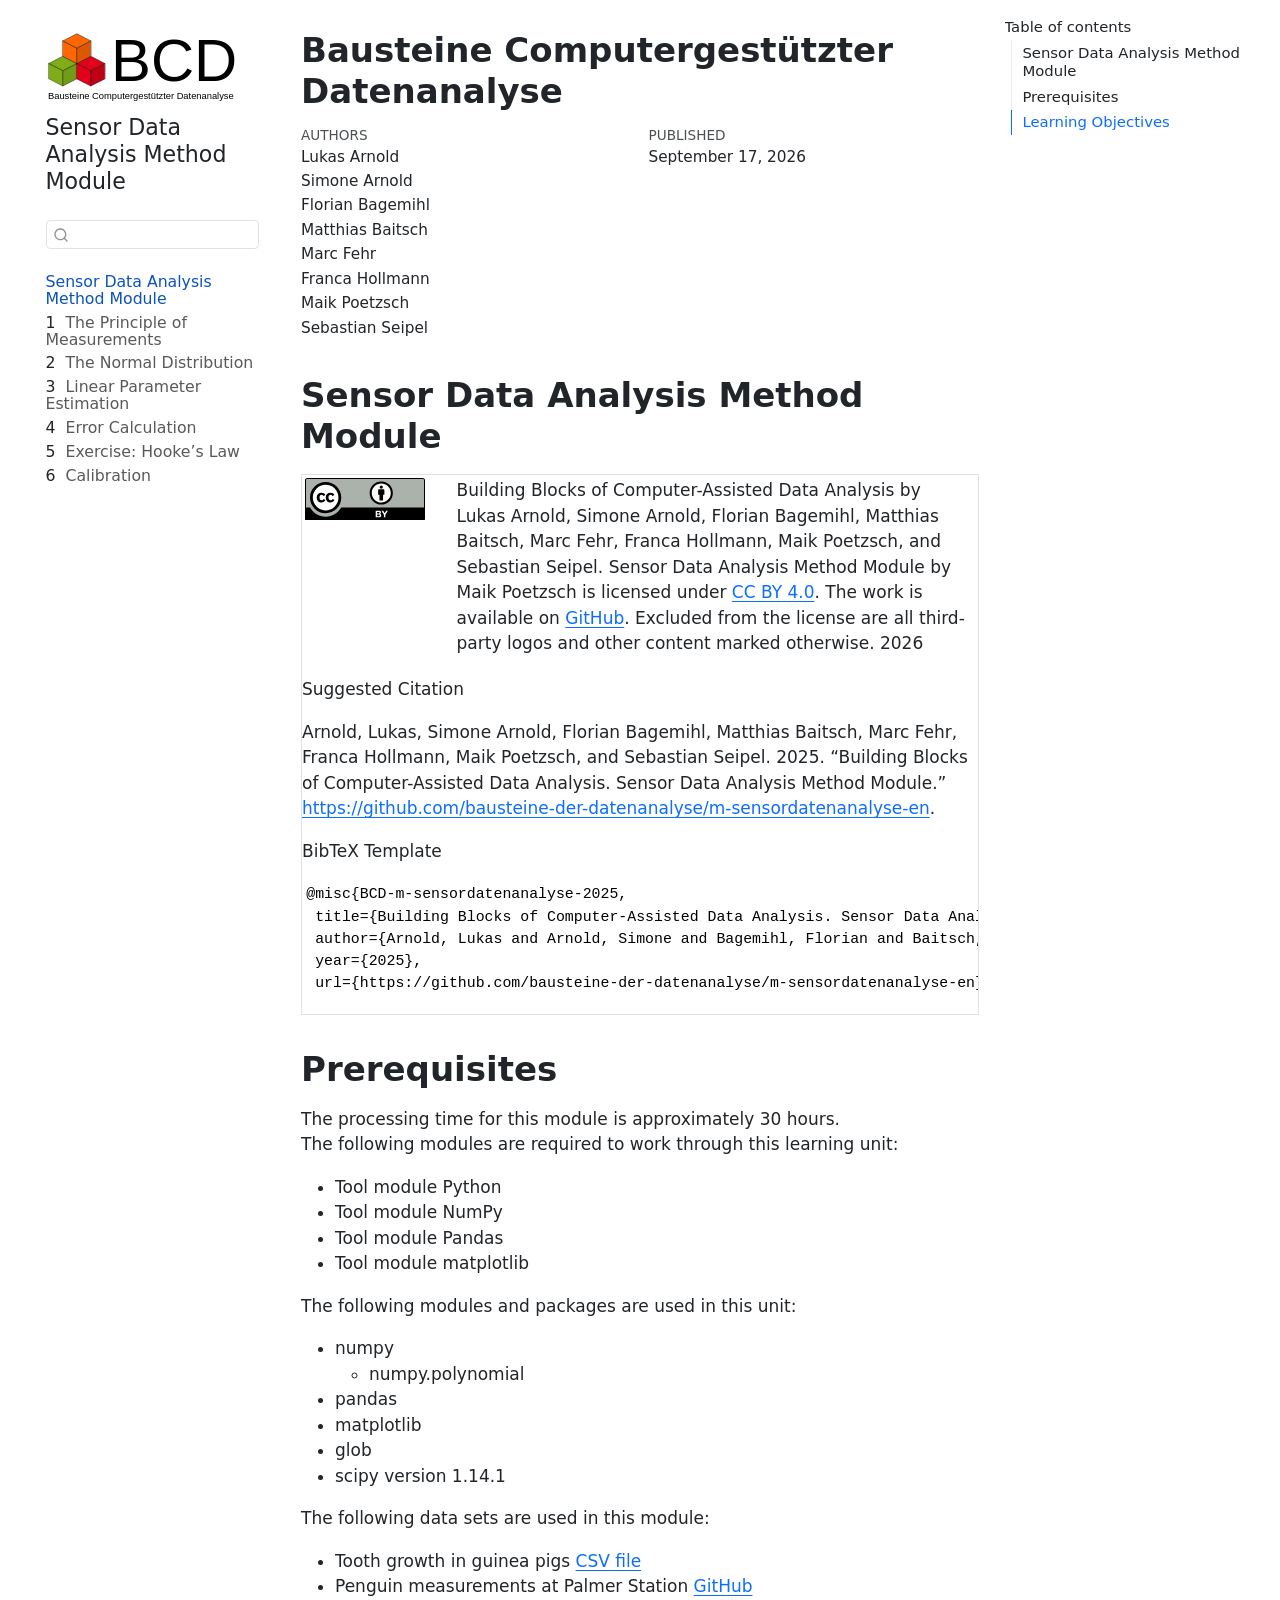
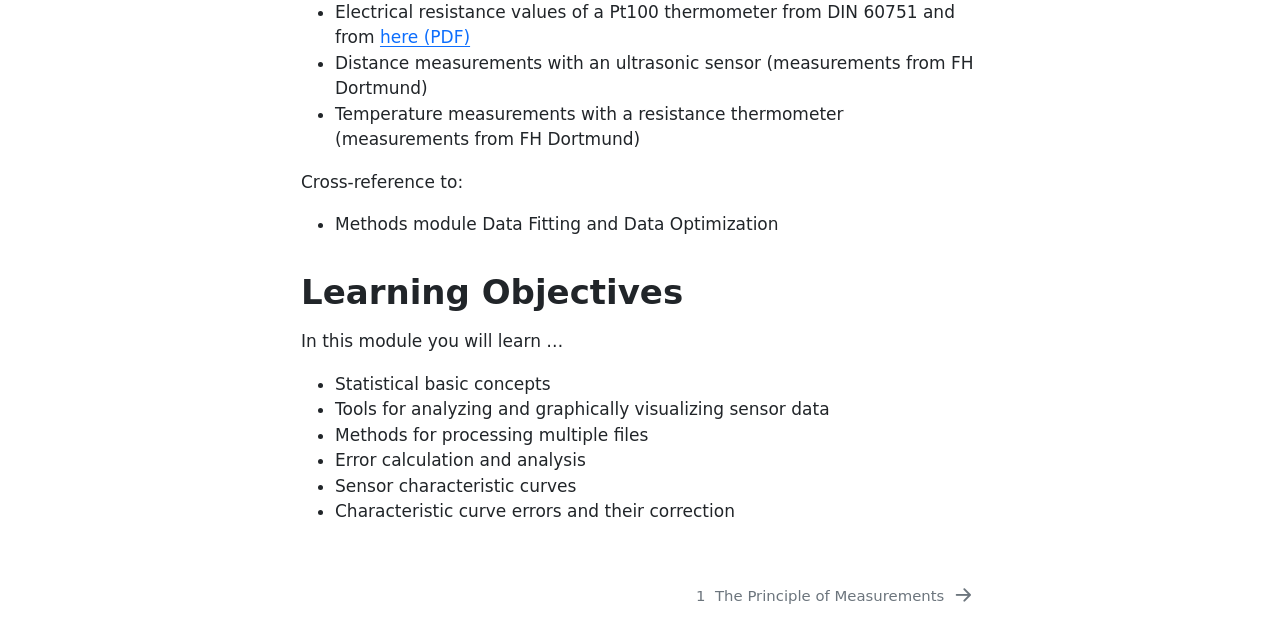
<file: output/book/index.html>
<!DOCTYPE html>
<html xmlns="http://www.w3.org/1999/xhtml" lang="en" xml:lang="en"><head>

<meta charset="utf-8">
<meta name="generator" content="quarto-1.10.18">

<meta name="viewport" content="width=device-width, initial-scale=1.0, user-scalable=yes">

<meta name="author" content="Lukas Arnold">
<meta name="author" content="Simone Arnold">
<meta name="author" content="Florian Bagemihl">
<meta name="author" content="Matthias Baitsch">
<meta name="author" content="Marc Fehr">
<meta name="author" content="Franca Hollmann">
<meta name="author" content="Maik Poetzsch">
<meta name="author" content="Sebastian Seipel">
<meta name="dcterms.date" content="2026-09-17">

<title>Bausteine Computergestützter Datenanalyse</title>
<style>
/* Default styles provided by pandoc.
** See https://pandoc.org/MANUAL.html#variables-for-html for config info.
*/
span.smallcaps{font-variant: small-caps;}
div.columns{display: flex; gap: 1.5em;}
div.column{flex: auto;}
@media screen {
div.columns{gap: min(4vw, 1.5em);}
div.column{overflow-x: auto;}
}
div.hanging-indent{margin-left: 1.5em; text-indent: -1.5em;}
ul.task-list{list-style: none;}
ul.task-list li input[type="checkbox"] {
  width: 0.8em;
  margin: 0 0.8em 0.2em -1em; /* quarto-specific, see https://github.com/quarto-dev/quarto-cli/issues/4556 */ 
  vertical-align: middle;
}
</style>


<script src="site_libs/quarto-nav/quarto-nav.js"></script>
<script src="site_libs/quarto-nav/headroom.min.js"></script>
<script src="site_libs/clipboard/clipboard.min.js"></script>
<script src="site_libs/quarto-search/autocomplete.umd.js"></script>
<script src="site_libs/quarto-search/fuse.min.js"></script>
<script src="site_libs/quarto-search/quarto-search.js"></script>
<meta name="quarto:offset" content="./">
<link href="./skript/einleitung.html" rel="next">
<script src="site_libs/quarto-html/quarto.js" type="module"></script>
<script src="site_libs/quarto-html/tabsets/tabsets.js" type="module"></script>
<script src="site_libs/quarto-html/popper.min.js"></script>
<script src="site_libs/quarto-html/tippy.umd.min.js"></script>
<script src="site_libs/quarto-html/anchor.min.js"></script>
<link href="site_libs/quarto-html/tippy.css" rel="stylesheet">
<link href="site_libs/quarto-html/quarto-syntax-highlighting-64a204ab8560d761af7679ceaba22944.css" rel="stylesheet" id="quarto-text-highlighting-styles">
<script src="site_libs/bootstrap/bootstrap.min.js"></script>
<link href="site_libs/bootstrap/bootstrap-icons.css" rel="stylesheet">
<link href="site_libs/bootstrap/bootstrap-41d1ed59529443dc312b46011c211845.min.css" rel="stylesheet" append-hash="true" id="quarto-bootstrap" data-mode="light">
<script id="quarto-search-options" type="application/json">{
  "location": "sidebar",
  "copy-button": false,
  "collapse-after": 3,
  "panel-placement": "start",
  "type": "textbox",
  "limit": 50,
  "keyboard-shortcut": [
    "f",
    "/",
    "s"
  ],
  "show-item-context": false,
  "language": {
    "search-no-results-text": "No results",
    "search-matching-documents-text": "matching documents",
    "search-copy-link-title": "Copy link to search",
    "search-hide-matches-text": "Hide additional matches",
    "search-more-match-text": "more match in this document",
    "search-more-matches-text": "more matches in this document",
    "search-clear-button-title": "Clear",
    "search-text-placeholder": "",
    "search-detached-cancel-button-title": "Cancel",
    "search-submit-button-title": "Submit",
    "search-label": "Search"
  }
}</script>
<link rel="shortcut icon" href="skript/00-bilder/favicon_bcd_new.svg">
<link rel="icon" type="image/x-icon" href="logo.ico">


</head>

<body class="nav-sidebar floating quarto-light">

<div id="quarto-search-results"></div>
  <header id="quarto-header" class="headroom fixed-top">
  <nav class="quarto-secondary-nav">
    <div class="container-fluid d-flex">
      <button type="button" class="quarto-btn-toggle btn" data-bs-toggle="collapse" role="button" data-bs-target=".quarto-sidebar-collapse-item" aria-controls="quarto-sidebar" aria-expanded="false" aria-label="Toggle sidebar navigation" onclick="if (window.quartoToggleHeadroom) { window.quartoToggleHeadroom(); }">
        <i class="bi bi-layout-text-sidebar-reverse"></i>
      </button>
        <nav class="quarto-page-breadcrumbs" aria-label="breadcrumb"><ol class="breadcrumb"><li class="breadcrumb-item"><a href="./index.html">Sensor Data Analysis Method Module</a></li></ol></nav>
        <a class="flex-grow-1" role="navigation" data-bs-toggle="collapse" data-bs-target=".quarto-sidebar-collapse-item" aria-controls="quarto-sidebar" aria-expanded="false" aria-label="Toggle sidebar navigation" onclick="if (window.quartoToggleHeadroom) { window.quartoToggleHeadroom(); }">      
        </a>
      <button type="button" class="btn quarto-search-button" aria-label="Search" onclick="window.quartoOpenSearch();">
        <i class="bi bi-search"></i>
      </button>
    </div>
  </nav>
</header>
<!-- content -->
<div id="quarto-content" class="quarto-container page-columns page-rows-contents page-layout-article">
<!-- sidebar -->
  <nav id="quarto-sidebar" class="sidebar collapse collapse-horizontal quarto-sidebar-collapse-item sidebar-navigation floating overflow-auto">
    <div class="pt-lg-2 mt-2 text-left sidebar-header sidebar-header-stacked">
      <a href="./index.html" class="sidebar-logo-link">
      <img src="./skript/00-bilder/logo_with_text_new.svg" alt="" class="sidebar-logo light-content py-0 d-lg-inline d-none">
      <img src="./skript/00-bilder/logo_with_text_new.svg" alt="" class="sidebar-logo dark-content py-0 d-lg-inline d-none">
      </a>
    <div class="sidebar-title mb-0 py-0">
      <a href="./">Sensor Data Analysis Method Module</a> 
    </div>
      </div>
        <div class="mt-2 flex-shrink-0 align-items-center">
        <div class="sidebar-search">
        <div id="quarto-search" class="" title="Search"></div>
        </div>
        </div>
    <div class="sidebar-menu-container"> 
    <ul class="list-unstyled mt-1">
        <li class="sidebar-item">
  <div class="sidebar-item-container"> 
  <a href="./index.html" class="sidebar-item-text sidebar-link active">
 <span class="menu-text">Sensor Data Analysis Method Module</span></a>
  </div>
</li>
        <li class="sidebar-item">
  <div class="sidebar-item-container"> 
  <a href="./skript/einleitung.html" class="sidebar-item-text sidebar-link">
 <span class="menu-text"><span class="chapter-number">1</span>&nbsp; <span class="chapter-title">The Principle of Measurements</span></span></a>
  </div>
</li>
        <li class="sidebar-item">
  <div class="sidebar-item-container"> 
  <a href="./skript/normalverteilung.html" class="sidebar-item-text sidebar-link">
 <span class="menu-text"><span class="chapter-number">2</span>&nbsp; <span class="chapter-title">The Normal Distribution</span></span></a>
  </div>
</li>
        <li class="sidebar-item">
  <div class="sidebar-item-container"> 
  <a href="./skript/lineare-parameterschätzung.html" class="sidebar-item-text sidebar-link">
 <span class="menu-text"><span class="chapter-number">3</span>&nbsp; <span class="chapter-title">Linear Parameter Estimation</span></span></a>
  </div>
</li>
        <li class="sidebar-item">
  <div class="sidebar-item-container"> 
  <a href="./skript/fehlerrechnung.html" class="sidebar-item-text sidebar-link">
 <span class="menu-text"><span class="chapter-number">4</span>&nbsp; <span class="chapter-title">Error Calculation</span></span></a>
  </div>
</li>
        <li class="sidebar-item">
  <div class="sidebar-item-container"> 
  <a href="./skript/übung-hooke.html" class="sidebar-item-text sidebar-link">
 <span class="menu-text"><span class="chapter-number">5</span>&nbsp; <span class="chapter-title">Exercise: Hooke’s Law</span></span></a>
  </div>
</li>
        <li class="sidebar-item">
  <div class="sidebar-item-container"> 
  <a href="./skript/kalibrierung.html" class="sidebar-item-text sidebar-link">
 <span class="menu-text"><span class="chapter-number">6</span>&nbsp; <span class="chapter-title">Calibration</span></span></a>
  </div>
</li>
    </ul>
    </div>
</nav>
<div id="quarto-sidebar-glass" class="quarto-sidebar-collapse-item" data-bs-toggle="collapse" data-bs-target=".quarto-sidebar-collapse-item"></div>
<!-- margin-sidebar -->
    <div id="quarto-margin-sidebar" class="sidebar margin-sidebar">
        <nav id="TOC" role="doc-toc" class="toc-active">
    <h2 id="toc-title">Table of contents</h2>
   
  <ul>
  <li><a href="#sensor-data-analysis-method-module" id="toc-sensor-data-analysis-method-module" class="nav-link active" data-scroll-target="#sensor-data-analysis-method-module">Sensor Data Analysis Method Module</a></li>
  <li><a href="#prerequisites" id="toc-prerequisites" class="nav-link" data-scroll-target="#prerequisites">Prerequisites</a></li>
  <li><a href="#learning-objectives" id="toc-learning-objectives" class="nav-link" data-scroll-target="#learning-objectives">Learning Objectives</a></li>
  </ul>
</nav>
    </div>
<!-- main -->
<main class="content" id="quarto-document-content">

<header id="title-block-header" class="quarto-title-block default">
<div class="quarto-title">
<h1 class="title">Bausteine Computergestützter Datenanalyse</h1>
</div>



<div class="quarto-title-meta">

    <div>
    <div class="quarto-title-meta-heading">Authors</div>
    <div class="quarto-title-meta-contents">
             <p>Lukas Arnold </p>
             <p>Simone Arnold </p>
             <p>Florian Bagemihl </p>
             <p>Matthias Baitsch </p>
             <p>Marc Fehr </p>
             <p>Franca Hollmann </p>
             <p>Maik Poetzsch </p>
             <p>Sebastian Seipel </p>
          </div>
  </div>
    
    <div>
    <div class="quarto-title-meta-heading">Published</div>
    <div class="quarto-title-meta-contents">
      <p class="date">September 17, 2026</p>
    </div>
  </div>
  
    
  </div>
  


</header>


<section id="sensor-data-analysis-method-module" class="level1 unnumbered">
<h1 class="unnumbered">Sensor Data Analysis Method Module</h1>
<div id="License" class="border">
<div class="quarto-layout-panel" data-layout="[20, 80]">
<div class="quarto-layout-row">
<div class="quarto-layout-cell" style="flex-basis: 20.0%;justify-content: center;">
<p><img src="skript/00-bilder/CC-BY.svg" class="img-fluid" alt="Symbol of the Creative Commons BY license notice"></p>
</div>
<div class="quarto-layout-cell" style="flex-basis: 80.0%;justify-content: flex-start;">
<p>Building Blocks of Computer-Assisted Data Analysis by Lukas Arnold, Simone Arnold, Florian Bagemihl, Matthias Baitsch, Marc Fehr, Franca Hollmann, Maik Poetzsch, and Sebastian Seipel. Sensor Data Analysis Method Module by Maik Poetzsch is licensed under <a href="https://creativecommons.org/licenses/by/4.0/deed.en">CC BY 4.0</a>. The work is available on <a href="https://github.com/bausteine-der-datenanalyse/m-sensordatenanalyse-en">GitHub</a>. Excluded from the license are all third-party logos and other content marked otherwise. 2026</p>
</div>
</div>
</div>
<p>Suggested Citation</p>
<p>Arnold, Lukas, Simone Arnold, Florian Bagemihl, Matthias Baitsch, Marc Fehr, Franca Hollmann, Maik Poetzsch, and Sebastian Seipel. 2025. “Building Blocks of Computer-Assisted Data Analysis. Sensor Data Analysis Method Module.” <a href="https://github.com/bausteine-der-datenanalyse/m-sensordatenanalyse-en" class="uri">https://github.com/bausteine-der-datenanalyse/m-sensordatenanalyse-en</a>.</p>
<p>BibTeX Template</p>
<pre><code>@misc{BCD-m-sensordatenanalyse-2025,
 title={Building Blocks of Computer-Assisted Data Analysis. Sensor Data Analysis Method Module},
 author={Arnold, Lukas and Arnold, Simone and Bagemihl, Florian and Baitsch, Matthias and Fehr, Marc and Hollmann, Franca and Poetzsch, Maik and Seipel, Sebastian},
 year={2025},
 url={https://github.com/bausteine-der-datenanalyse/m-sensordatenanalyse-en}}</code></pre>
</div>
</section>
<section id="prerequisites" class="level1">
<h1>Prerequisites</h1>
<p>The processing time for this module is approximately 30 hours.<br>
The following modules are required to work through this learning unit:</p>
<ul>
<li>Tool module Python</li>
<li>Tool module NumPy</li>
<li>Tool module Pandas</li>
<li>Tool module matplotlib</li>
</ul>
<p>The following modules and packages are used in this unit:</p>
<ul>
<li>numpy
<ul>
<li>numpy.polynomial</li>
</ul></li>
<li>pandas</li>
<li>matplotlib</li>
<li>glob</li>
<li>scipy version 1.14.1</li>
</ul>
<p>The following data sets are used in this module:</p>
<ul>
<li>Tooth growth in guinea pigs <a href="https://github.com/vincentarelbundock/Rdatasets/blob/master/csv/datasets/ToothGrowth.csv">CSV file</a></li>
<li>Penguin measurements at Palmer Station <a href="https://github.com/allisonhorst/palmerpenguins?tab=readme-ov-file#meet-the-palmer-penguins">GitHub</a></li>
<li>Electrical resistance values of a Pt100 thermometer from DIN 60751 and from <a href="https://s8b8d6a7.delivery.rocketcdn.me/wp-content/uploads/2022/08/Pt100-Tabelle-Screen.pdf">here (PDF)</a></li>
<li>Distance measurements with an ultrasonic sensor (measurements from FH Dortmund)</li>
<li>Temperature measurements with a resistance thermometer (measurements from FH Dortmund)</li>
</ul>
<p>Cross-reference to:</p>
<ul>
<li>Methods module Data Fitting and Data Optimization</li>
</ul>
</section>
<section id="learning-objectives" class="level1">
<h1>Learning Objectives</h1>
<p>In this module you will learn …</p>
<ul>
<li>Statistical basic concepts</li>
<li>Tools for analyzing and graphically visualizing sensor data</li>
<li>Methods for processing multiple files</li>
<li>Error calculation and analysis</li>
<li>Sensor characteristic curves</li>
<li>Characteristic curve errors and their correction</li>
</ul>


</section>

</main> <!-- /main -->
<script id="quarto-html-after-body" type="application/javascript">
  window.document.addEventListener("DOMContentLoaded", function (event) {
    const icon = "";
    const anchorJS = new window.AnchorJS();
    anchorJS.options = {
      placement: 'right',
      icon: icon
    };
    anchorJS.add('.anchored');
    const isCodeAnnotation = (el) => {
      for (const clz of el.classList) {
        if (clz.startsWith('code-annotation-')) {                     
          return true;
        }
      }
      return false;
    }
    const onCopySuccess = function(e) {
      // button target
      const button = e.trigger;
      // don't keep focus
      button.blur();
      // flash "checked"
      button.classList.add('code-copy-button-checked');
      var currentTitle = button.getAttribute("title");
      button.setAttribute("title", "Copied!");
      let tooltip;
      if (window.bootstrap) {
        button.setAttribute("data-bs-toggle", "tooltip");
        button.setAttribute("data-bs-placement", "left");
        button.setAttribute("data-bs-title", "Copied!");
        tooltip = new bootstrap.Tooltip(button, 
          { trigger: "manual", 
            customClass: "code-copy-button-tooltip",
            offset: [0, -8]});
        tooltip.show();    
      }
      setTimeout(function() {
        if (tooltip) {
          tooltip.hide();
          button.removeAttribute("data-bs-title");
          button.removeAttribute("data-bs-toggle");
          button.removeAttribute("data-bs-placement");
        }
        button.setAttribute("title", currentTitle);
        button.classList.remove('code-copy-button-checked');
      }, 1000);
      // clear code selection
      e.clearSelection();
    }
    const getTextToCopy = function(trigger) {
      const outerScaffold = trigger.parentElement.cloneNode(true);
      const codeEl = outerScaffold.querySelector('code');
      for (const childEl of codeEl.children) {
        if (isCodeAnnotation(childEl)) {
          childEl.remove();
        }
      }
      return codeEl.innerText;
    }
    const clipboard = new window.ClipboardJS('.code-copy-button:not([data-in-quarto-modal])', {
      text: getTextToCopy
    });
    clipboard.on('success', onCopySuccess);
    if (window.document.getElementById('quarto-embedded-source-code-modal')) {
      const clipboardModal = new window.ClipboardJS('.code-copy-button[data-in-quarto-modal]', {
        text: getTextToCopy,
        container: window.document.getElementById('quarto-embedded-source-code-modal')
      });
      clipboardModal.on('success', onCopySuccess);
    }
      var localhostRegex = new RegExp(/^(?:http|https):\/\/localhost\:?[0-9]*\//);
      var mailtoRegex = new RegExp(/^mailto:/);
        var filterRegex = new RegExp('/' + window.location.host + '/');
      var isInternal = (href) => {
          return filterRegex.test(href) || localhostRegex.test(href) || mailtoRegex.test(href);
      }
      // Inspect non-navigation links and adorn them if external
     var links = window.document.querySelectorAll('a[href]:not(.nav-link):not(.navbar-brand):not(.toc-action):not(.sidebar-link):not(.sidebar-item-toggle):not(.pagination-link):not(.no-external):not([aria-hidden]):not(.dropdown-item):not(.quarto-navigation-tool):not(.about-link)');
      for (var i=0; i<links.length; i++) {
        const link = links[i];
        if (!isInternal(link.href)) {
          // undo the damage that might have been done by quarto-nav.js in the case of
          // links that we want to consider external
          if (link.dataset.originalHref !== undefined) {
            link.href = link.dataset.originalHref;
          }
        }
      }
    function tippyHover(el, contentFn, onTriggerFn, onUntriggerFn) {
      const config = {
        allowHTML: true,
        maxWidth: 500,
        delay: 100,
        arrow: false,
        appendTo: function(el) {
            return el.parentElement;
        },
        interactive: true,
        interactiveBorder: 10,
        theme: 'quarto',
        placement: 'bottom-start',
      };
      if (contentFn) {
        config.content = contentFn;
      }
      if (onTriggerFn) {
        config.onTrigger = onTriggerFn;
      }
      if (onUntriggerFn) {
        config.onUntrigger = onUntriggerFn;
      }
      window.tippy(el, config); 
    }
    const noterefs = window.document.querySelectorAll('a[role="doc-noteref"]');
    for (var i=0; i<noterefs.length; i++) {
      const ref = noterefs[i];
      tippyHover(ref, function() {
        // use id or data attribute instead here
        let href = ref.getAttribute('data-footnote-href') || ref.getAttribute('href');
        try { href = new URL(href).hash; } catch {}
        const id = href.replace(/^#\/?/, "");
        const note = window.document.getElementById(id);
        if (note) {
          return note.innerHTML;
        } else {
          return "";
        }
      });
    }
    const xrefs = window.document.querySelectorAll('a.quarto-xref');
    const processXRef = (id, note) => {
      // Strip column container classes
      const stripColumnClz = (el) => {
        el.classList.remove("page-full", "page-columns");
        if (el.children) {
          for (const child of el.children) {
            stripColumnClz(child);
          }
        }
      }
      stripColumnClz(note)
      if (id === null || id.startsWith('sec-')) {
        // Special case sections, only their first couple elements
        const container = document.createElement("div");
        if (note.children && note.children.length > 2) {
          container.appendChild(note.children[0].cloneNode(true));
          for (let i = 1; i < note.children.length; i++) {
            const child = note.children[i];
            if (child.tagName === "P" && child.innerText === "") {
              continue;
            } else {
              container.appendChild(child.cloneNode(true));
              break;
            }
          }
          if (window.Quarto?.typesetMath) {
            window.Quarto.typesetMath(container);
          }
          return container.innerHTML
        } else {
          if (window.Quarto?.typesetMath) {
            window.Quarto.typesetMath(note);
          }
          return note.innerHTML;
        }
      } else {
        // Remove any anchor links if they are present
        const anchorLink = note.querySelector('a.anchorjs-link');
        if (anchorLink) {
          anchorLink.remove();
        }
        if (window.Quarto?.typesetMath) {
          window.Quarto.typesetMath(note);
        }
        if (note.classList.contains("callout")) {
          return note.outerHTML;
        } else {
          return note.innerHTML;
        }
      }
    }
    for (var i=0; i<xrefs.length; i++) {
      const xref = xrefs[i];
      tippyHover(xref, undefined, function(instance) {
        instance.disable();
        let url = xref.getAttribute('href');
        let hash = undefined; 
        if (url.startsWith('#')) {
          hash = url;
        } else {
          try { hash = new URL(url).hash; } catch {}
        }
        if (hash) {
          const id = hash.replace(/^#\/?/, "");
          const note = window.document.getElementById(id);
          if (note !== null) {
            try {
              const html = processXRef(id, note.cloneNode(true));
              instance.setContent(html);
            } finally {
              instance.enable();
              instance.show();
            }
          } else {
            // See if we can fetch this
            fetch(url.split('#')[0])
            .then(res => res.text())
            .then(html => {
              const parser = new DOMParser();
              const htmlDoc = parser.parseFromString(html, "text/html");
              const note = htmlDoc.getElementById(id);
              if (note !== null) {
                const html = processXRef(id, note);
                instance.setContent(html);
              } 
            }).finally(() => {
              instance.enable();
              instance.show();
            });
          }
        } else {
          // See if we can fetch a full url (with no hash to target)
          // This is a special case and we should probably do some content thinning / targeting
          fetch(url)
          .then(res => res.text())
          .then(html => {
            const parser = new DOMParser();
            const htmlDoc = parser.parseFromString(html, "text/html");
            const note = htmlDoc.querySelector('main.content');
            if (note !== null) {
              // This should only happen for chapter cross references
              // (since there is no id in the URL)
              // remove the first header
              if (note.children.length > 0 && note.children[0].tagName === "HEADER") {
                note.children[0].remove();
              }
              const html = processXRef(null, note);
              instance.setContent(html);
            } 
          }).finally(() => {
            instance.enable();
            instance.show();
          });
        }
      }, function(instance) {
      });
    }
        let selectedAnnoteEl;
        const selectorForAnnotation = ( cell, annotation) => {
          let cellAttr = 'data-code-cell="' + cell + '"';
          let lineAttr = 'data-code-annotation="' +  annotation + '"';
          const selector = 'span[' + cellAttr + '][' + lineAttr + ']';
          return selector;
        }
        const selectCodeLines = (annoteEl) => {
          const doc = window.document;
          const targetCell = annoteEl.getAttribute("data-target-cell");
          const targetAnnotation = annoteEl.getAttribute("data-target-annotation");
          const annoteSpan = window.document.querySelector(selectorForAnnotation(targetCell, targetAnnotation));
          const lines = annoteSpan.getAttribute("data-code-lines").split(",");
          const lineIds = lines.map((line) => {
            return targetCell + "-" + line;
          })
          let top = null;
          let height = null;
          let parent = null;
          if (lineIds.length > 0) {
              //compute the position of the single el (top and bottom and make a div)
              const el = window.document.getElementById(lineIds[0]);
              top = el.offsetTop;
              height = el.offsetHeight;
              parent = el.parentElement.parentElement;
            if (lineIds.length > 1) {
              const lastEl = window.document.getElementById(lineIds[lineIds.length - 1]);
              const bottom = lastEl.offsetTop + lastEl.offsetHeight;
              height = bottom - top;
            }
            if (top !== null && height !== null && parent !== null) {
              // cook up a div (if necessary) and position it 
              let div = window.document.getElementById("code-annotation-line-highlight");
              if (div === null) {
                div = window.document.createElement("div");
                div.setAttribute("id", "code-annotation-line-highlight");
                div.style.position = 'absolute';
                parent.appendChild(div);
              }
              div.style.top = top - 2 + "px";
              div.style.height = height + 4 + "px";
              div.style.left = 0;
              let gutterDiv = window.document.getElementById("code-annotation-line-highlight-gutter");
              if (gutterDiv === null) {
                gutterDiv = window.document.createElement("div");
                gutterDiv.setAttribute("id", "code-annotation-line-highlight-gutter");
                gutterDiv.style.position = 'absolute';
                const codeCell = window.document.getElementById(targetCell);
                const gutter = codeCell.querySelector('.code-annotation-gutter');
                gutter.appendChild(gutterDiv);
              }
              gutterDiv.style.top = top - 2 + "px";
              gutterDiv.style.height = height + 4 + "px";
            }
            selectedAnnoteEl = annoteEl;
          }
        };
        const unselectCodeLines = () => {
          const elementsIds = ["code-annotation-line-highlight", "code-annotation-line-highlight-gutter"];
          elementsIds.forEach((elId) => {
            const div = window.document.getElementById(elId);
            if (div) {
              div.remove();
            }
          });
          selectedAnnoteEl = undefined;
        };
          // Handle positioning of the toggle
      window.addEventListener(
        "resize",
        throttle(() => {
          elRect = undefined;
          if (selectedAnnoteEl) {
            selectCodeLines(selectedAnnoteEl);
          }
        }, 10)
      );
      function throttle(fn, ms) {
      let throttle = false;
      let timer;
        return (...args) => {
          if(!throttle) { // first call gets through
              fn.apply(this, args);
              throttle = true;
          } else { // all the others get throttled
              if(timer) clearTimeout(timer); // cancel #2
              timer = setTimeout(() => {
                fn.apply(this, args);
                timer = throttle = false;
              }, ms);
          }
        };
      }
        // Attach click handler to the DT
        const annoteDls = window.document.querySelectorAll('dt[data-target-cell]');
        for (const annoteDlNode of annoteDls) {
          annoteDlNode.addEventListener('click', (event) => {
            const clickedEl = event.target;
            if (clickedEl !== selectedAnnoteEl) {
              unselectCodeLines();
              const activeEl = window.document.querySelector('dt[data-target-cell].code-annotation-active');
              if (activeEl) {
                activeEl.classList.remove('code-annotation-active');
              }
              selectCodeLines(clickedEl);
              clickedEl.classList.add('code-annotation-active');
            } else {
              // Unselect the line
              unselectCodeLines();
              clickedEl.classList.remove('code-annotation-active');
            }
          });
        }
    const findCites = (el) => {
      const parentEl = el.parentElement;
      if (parentEl) {
        const cites = parentEl.dataset.cites;
        if (cites) {
          return {
            el,
            cites: cites.split(' ')
          };
        } else {
          return findCites(el.parentElement)
        }
      } else {
        return undefined;
      }
    };
    var bibliorefs = window.document.querySelectorAll('a[role="doc-biblioref"]');
    for (var i=0; i<bibliorefs.length; i++) {
      const ref = bibliorefs[i];
      const citeInfo = findCites(ref);
      if (citeInfo) {
        tippyHover(citeInfo.el, function() {
          var popup = window.document.createElement('div');
          citeInfo.cites.forEach(function(cite) {
            var citeDiv = window.document.createElement('div');
            citeDiv.classList.add('hanging-indent');
            citeDiv.classList.add('csl-entry');
            var biblioDiv = window.document.getElementById('ref-' + cite);
            if (biblioDiv) {
              citeDiv.innerHTML = biblioDiv.innerHTML;
            }
            popup.appendChild(citeDiv);
          });
          return popup.innerHTML;
        });
      }
    }
  });
  </script>
<nav class="page-navigation">
  <div class="nav-page nav-page-previous">
  </div>
  <div class="nav-page nav-page-next">
      <a href="./skript/einleitung.html" class="pagination-link" aria-label="The Principle of Measurements">
        <span class="nav-page-text"><span class="chapter-number">1</span>&nbsp; <span class="chapter-title">The Principle of Measurements</span></span> <i class="bi bi-arrow-right-short"></i>
      </a>
  </div>
</nav>
</div> <!-- /content -->




</body></html>
</file>
<file: output/book/site_libs/quarto-html/tippy.css>
.tippy-box[data-animation=fade][data-state=hidden]{opacity:0}[data-tippy-root]{max-width:calc(100vw - 10px)}.tippy-box{position:relative;background-color:#333;color:#fff;border-radius:4px;font-size:14px;line-height:1.4;white-space:normal;outline:0;transition-property:transform,visibility,opacity}.tippy-box[data-placement^=top]>.tippy-arrow{bottom:0}.tippy-box[data-placement^=top]>.tippy-arrow:before{bottom:-7px;left:0;border-width:8px 8px 0;border-top-color:initial;transform-origin:center top}.tippy-box[data-placement^=bottom]>.tippy-arrow{top:0}.tippy-box[data-placement^=bottom]>.tippy-arrow:before{top:-7px;left:0;border-width:0 8px 8px;border-bottom-color:initial;transform-origin:center bottom}.tippy-box[data-placement^=left]>.tippy-arrow{right:0}.tippy-box[data-placement^=left]>.tippy-arrow:before{border-width:8px 0 8px 8px;border-left-color:initial;right:-7px;transform-origin:center left}.tippy-box[data-placement^=right]>.tippy-arrow{left:0}.tippy-box[data-placement^=right]>.tippy-arrow:before{left:-7px;border-width:8px 8px 8px 0;border-right-color:initial;transform-origin:center right}.tippy-box[data-inertia][data-state=visible]{transition-timing-function:cubic-bezier(.54,1.5,.38,1.11)}.tippy-arrow{width:16px;height:16px;color:#333}.tippy-arrow:before{content:"";position:absolute;border-color:transparent;border-style:solid}.tippy-content{position:relative;padding:5px 9px;z-index:1}
</file>
<file: output/book/site_libs/quarto-html/quarto-syntax-highlighting-64a204ab8560d761af7679ceaba22944.css>
/* quarto syntax highlight colors */
:root {
  --quarto-hl-ot-color: #003B4F;
  --quarto-hl-at-color: #657422;
  --quarto-hl-ss-color: #20794D;
  --quarto-hl-an-color: #5E5E5E;
  --quarto-hl-fu-color: #4758AB;
  --quarto-hl-st-color: #20794D;
  --quarto-hl-cf-color: #003B4F;
  --quarto-hl-op-color: #5E5E5E;
  --quarto-hl-er-color: #AD0000;
  --quarto-hl-bn-color: #AD0000;
  --quarto-hl-al-color: #AD0000;
  --quarto-hl-va-color: #111111;
  --quarto-hl-bu-color: inherit;
  --quarto-hl-ex-color: inherit;
  --quarto-hl-pp-color: #AD0000;
  --quarto-hl-in-color: #5E5E5E;
  --quarto-hl-vs-color: #20794D;
  --quarto-hl-wa-color: #5E5E5E;
  --quarto-hl-do-color: #5E5E5E;
  --quarto-hl-im-color: #00769E;
  --quarto-hl-ch-color: #20794D;
  --quarto-hl-dt-color: #AD0000;
  --quarto-hl-fl-color: #AD0000;
  --quarto-hl-co-color: #5E5E5E;
  --quarto-hl-cv-color: #5E5E5E;
  --quarto-hl-cn-color: #8f5902;
  --quarto-hl-sc-color: #5E5E5E;
  --quarto-hl-dv-color: #AD0000;
  --quarto-hl-kw-color: #003B4F;
}

/* other quarto variables */
:root {
  --quarto-font-monospace: SFMono-Regular, Menlo, Monaco, Consolas, "Liberation Mono", "Courier New", monospace;
}

/* syntax highlight based on Pandoc's rules */
pre > code.sourceCode > span {
  color: #003B4F;
}

code.sourceCode > span {
  color: #003B4F;
}

div.sourceCode,
div.sourceCode pre.sourceCode {
  color: #003B4F;
}

/* Normal */
code span {
  color: #003B4F;
}

/* Alert */
code span.al {
  color: #AD0000;
  font-style: inherit;
}

/* Annotation */
code span.an {
  color: #5E5E5E;
  font-style: inherit;
}

/* Attribute */
code span.at {
  color: #657422;
  font-style: inherit;
}

/* BaseN */
code span.bn {
  color: #AD0000;
  font-style: inherit;
}

/* BuiltIn */
code span.bu {
  font-style: inherit;
}

/* ControlFlow */
code span.cf {
  color: #003B4F;
  font-weight: bold;
  font-style: inherit;
}

/* Char */
code span.ch {
  color: #20794D;
  font-style: inherit;
}

/* Constant */
code span.cn {
  color: #8f5902;
  font-style: inherit;
}

/* Comment */
code span.co {
  color: #5E5E5E;
  font-style: inherit;
}

/* CommentVar */
code span.cv {
  color: #5E5E5E;
  font-style: italic;
}

/* Documentation */
code span.do {
  color: #5E5E5E;
  font-style: italic;
}

/* DataType */
code span.dt {
  color: #AD0000;
  font-style: inherit;
}

/* DecVal */
code span.dv {
  color: #AD0000;
  font-style: inherit;
}

/* Error */
code span.er {
  color: #AD0000;
  font-style: inherit;
}

/* Extension */
code span.ex {
  font-style: inherit;
}

/* Float */
code span.fl {
  color: #AD0000;
  font-style: inherit;
}

/* Function */
code span.fu {
  color: #4758AB;
  font-style: inherit;
}

/* Import */
code span.im {
  color: #00769E;
  font-style: inherit;
}

/* Information */
code span.in {
  color: #5E5E5E;
  font-style: inherit;
}

/* Keyword */
code span.kw {
  color: #003B4F;
  font-weight: bold;
  font-style: inherit;
}

/* Operator */
code span.op {
  color: #5E5E5E;
  font-style: inherit;
}

/* Other */
code span.ot {
  color: #003B4F;
  font-style: inherit;
}

/* Preprocessor */
code span.pp {
  color: #AD0000;
  font-style: inherit;
}

/* SpecialChar */
code span.sc {
  color: #5E5E5E;
  font-style: inherit;
}

/* SpecialString */
code span.ss {
  color: #20794D;
  font-style: inherit;
}

/* String */
code span.st {
  color: #20794D;
  font-style: inherit;
}

/* Variable */
code span.va {
  color: #111111;
  font-style: inherit;
}

/* VerbatimString */
code span.vs {
  color: #20794D;
  font-style: inherit;
}

/* Warning */
code span.wa {
  color: #5E5E5E;
  font-style: italic;
}

.prevent-inlining {
  content: "</";
}

/*# sourceMappingURL=9d8d5bb603a83b8298b89080a598c93b.css.map */
</file>
